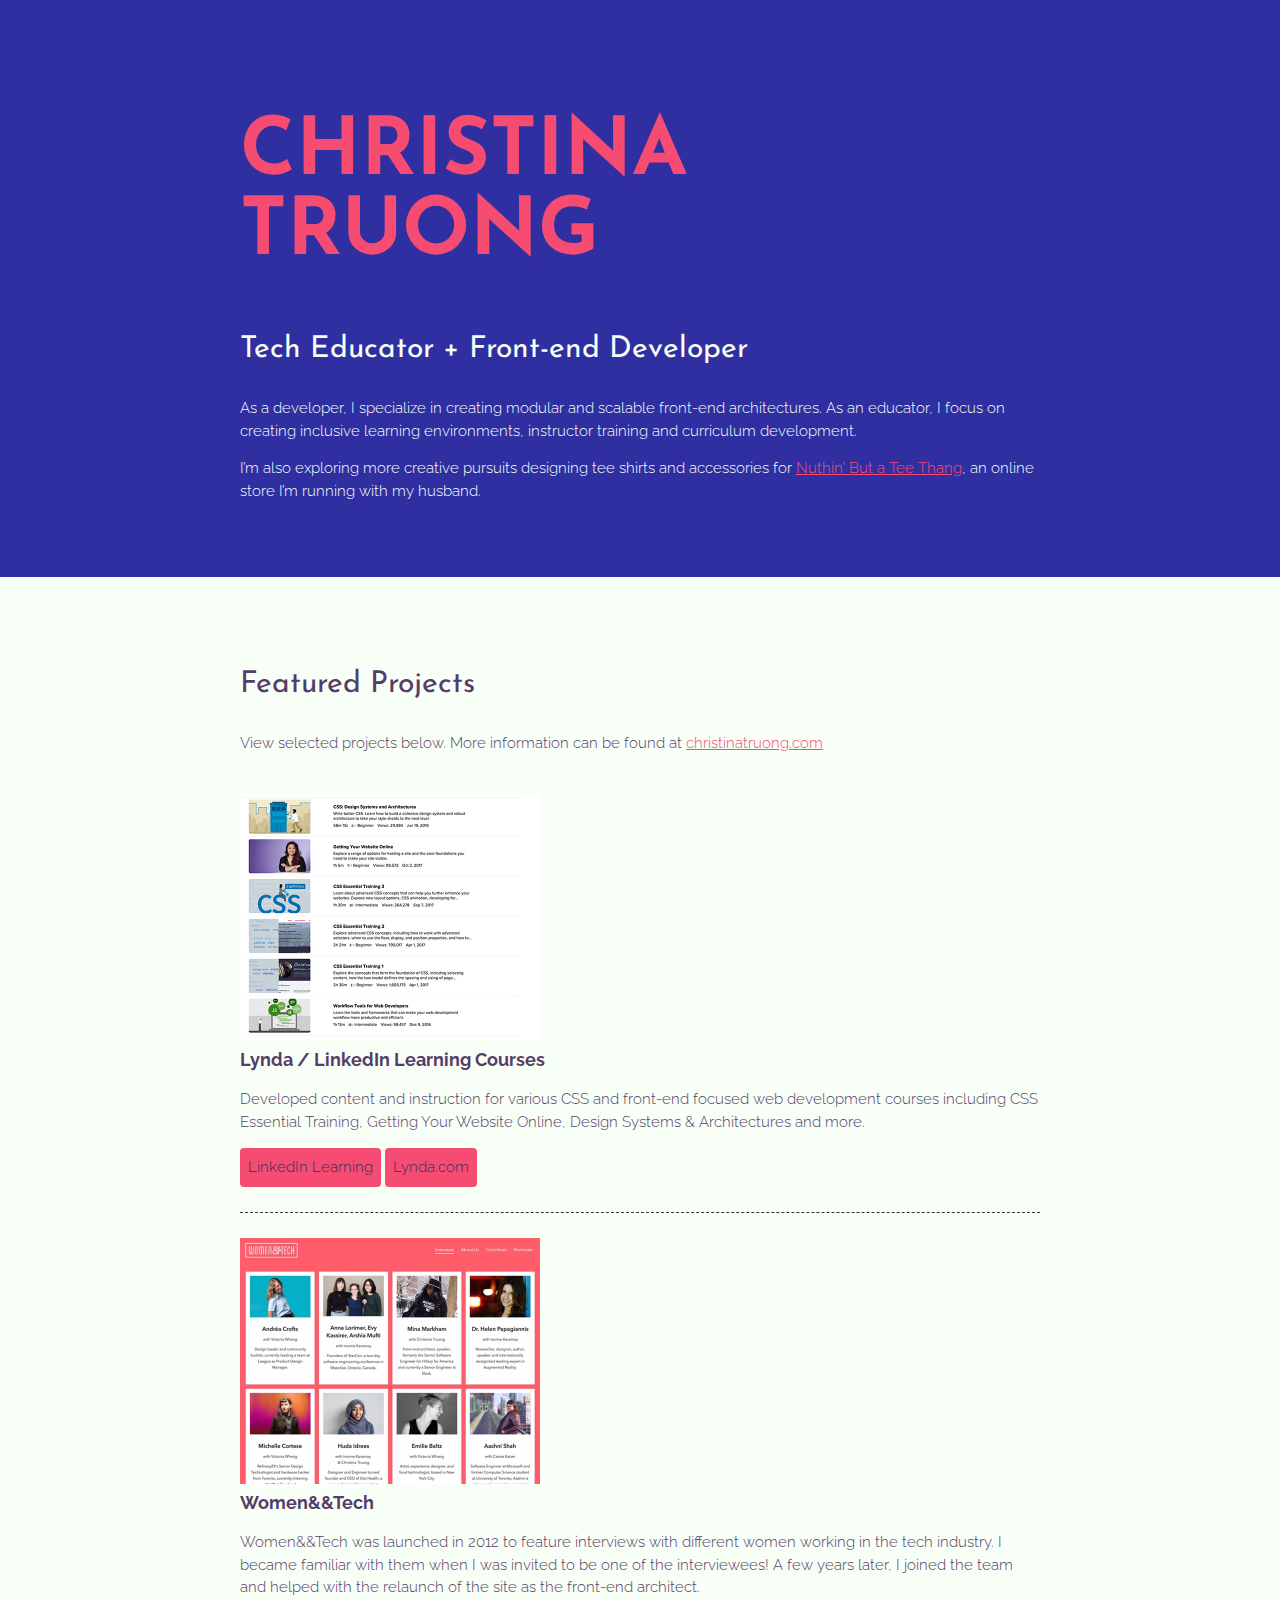
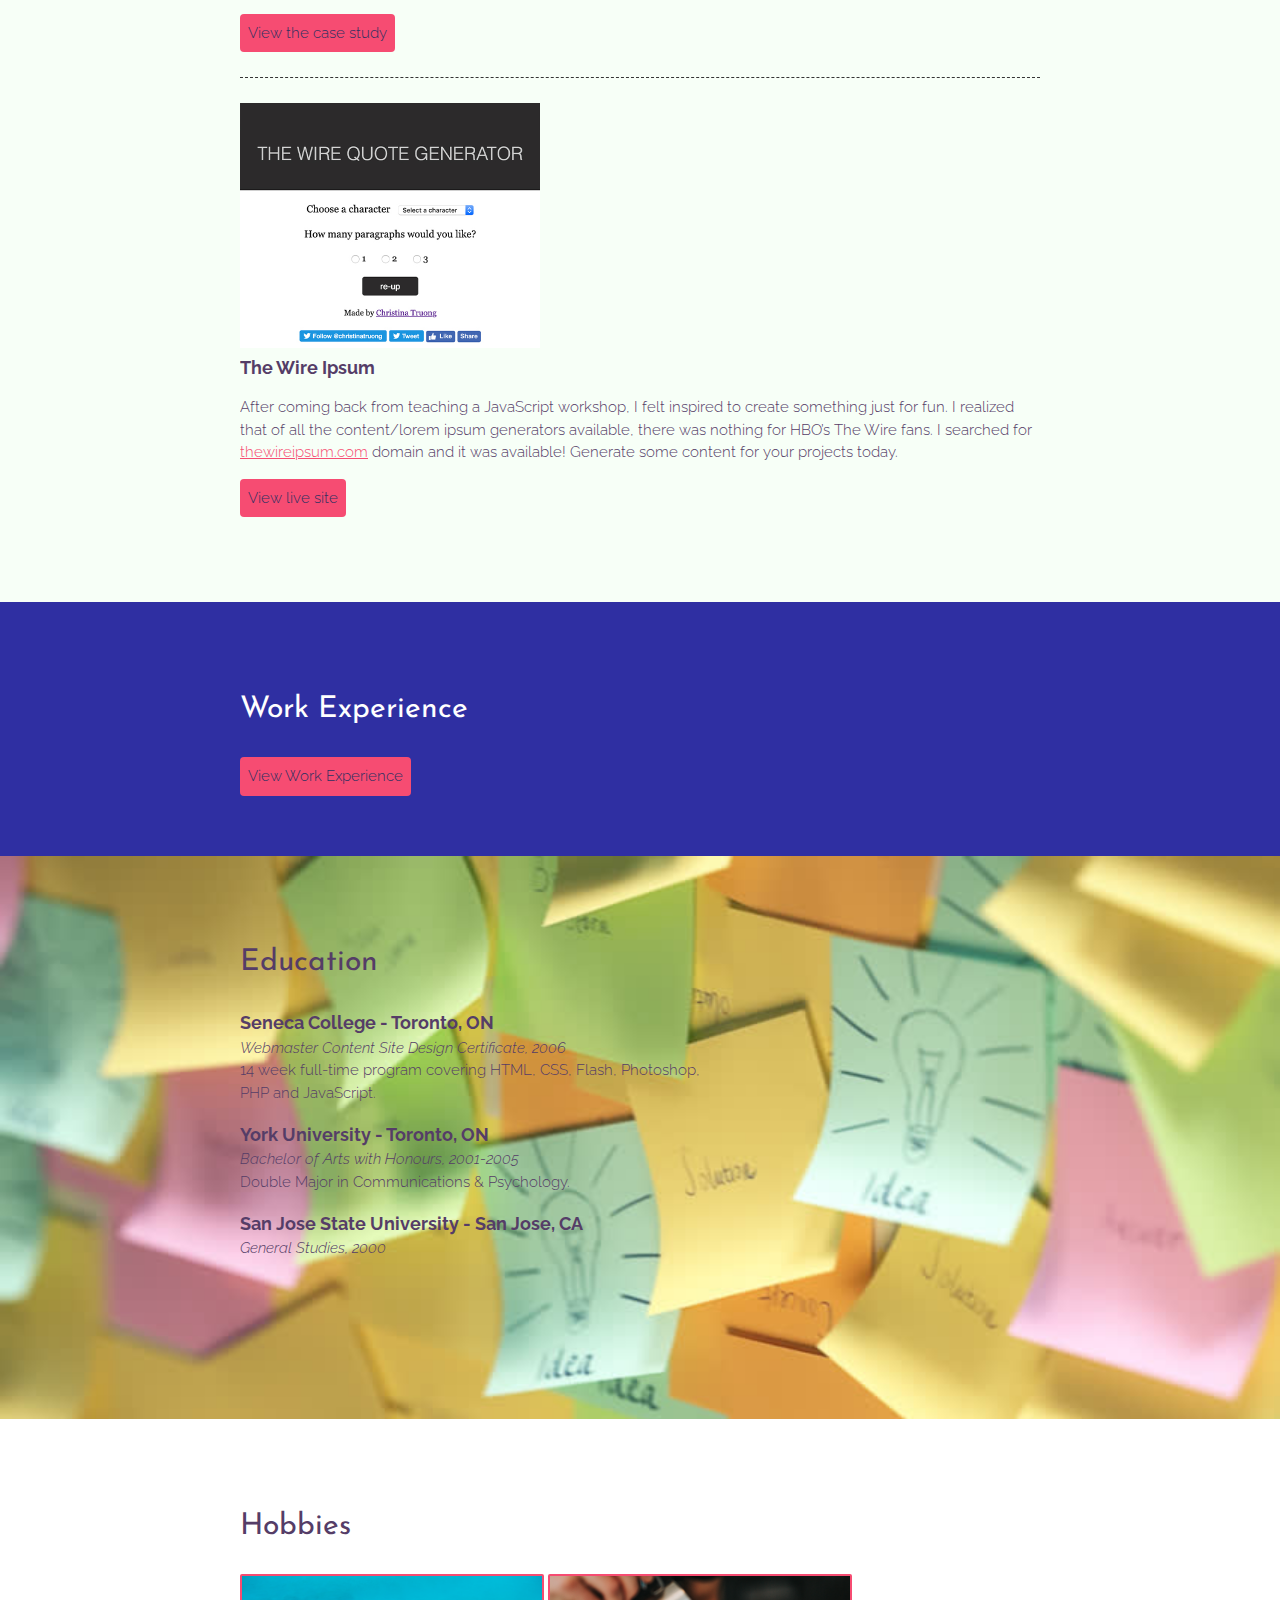
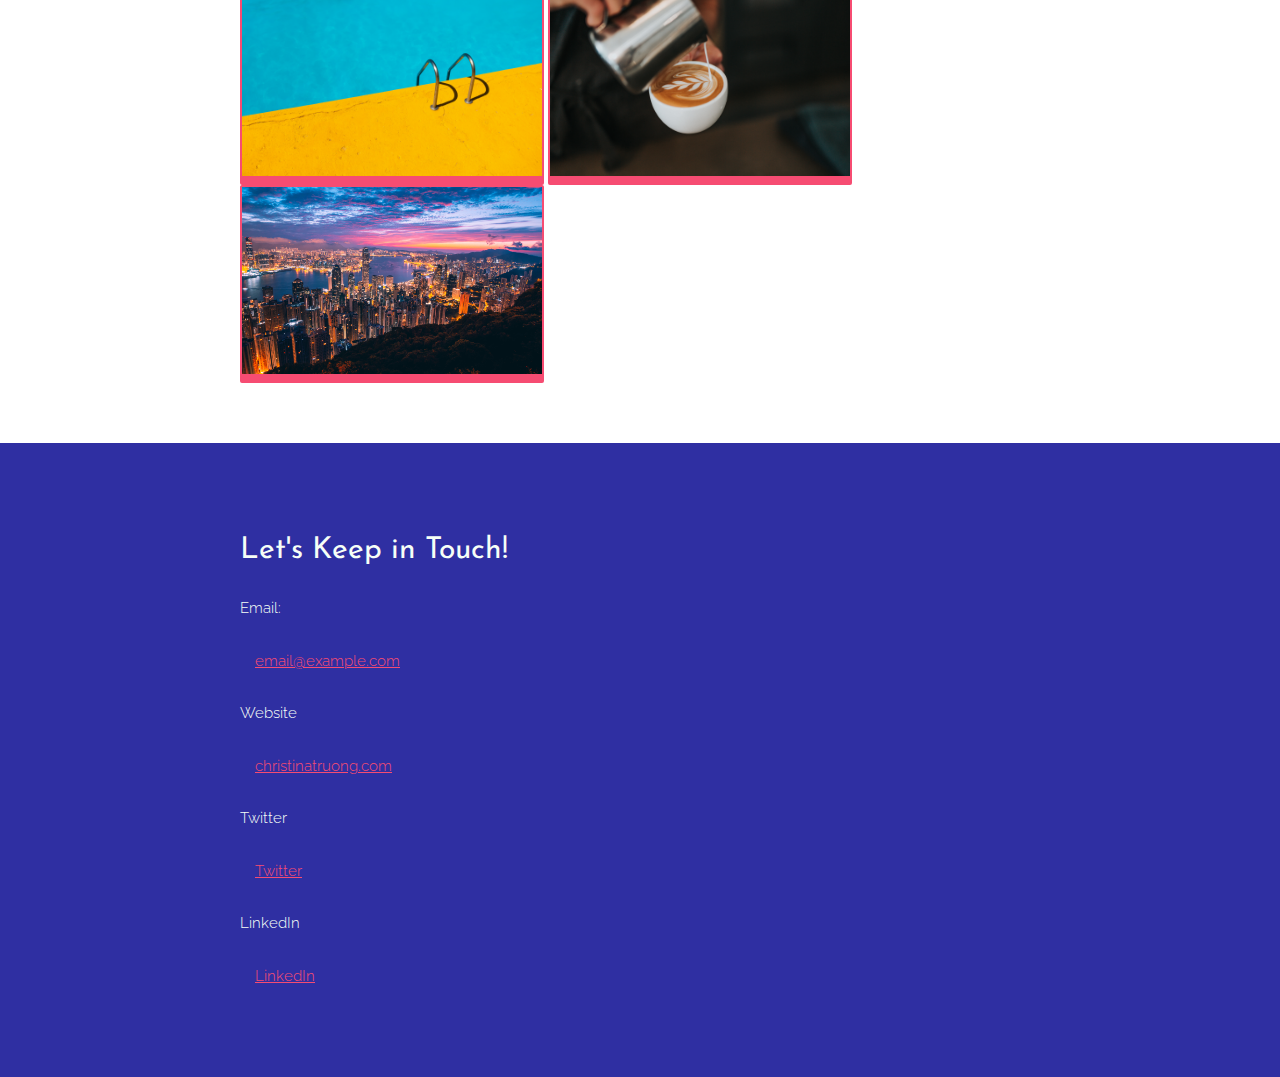
<file: index.html>
<!DOCTYPE html>
<html lang="en">
  <head>
    <meta charset="UTF-8">
    <meta name="viewport" content="width=device-width, initial-scale=1.0">
    <title>Christina Truong, Tech Educator + Front-end Developer</title>
    <link href="https://fonts.googleapis.com/css?family=Josefin+Sans:400,700&display=swap" rel="stylesheet">
    <link href="https://fonts.googleapis.com/css?family=Raleway:300,400,600&display=swap" rel="stylesheet">
    <link rel="stylesheet" href="css/styles.css">
  </head>
  <body>
    <main>
      <!-- ***************  ABOUT / PROFILE  **************** -->
      <header>
        <div class="content-wrap">
          <h1>CHRISTINA TRUONG</h1>
          <h2>Tech Educator + Front-end Developer</h2>

          <p>As a developer, I specialize in creating modular and scalable front-end architectures. As an educator, I focus on creating inclusive learning environments, instructor training and curriculum development.</p>
          <p>I’m also exploring more creative pursuits designing tee shirts and accessories for <a href="http://teethang.com" target="_blank">Nuthin’ But a Tee Thang</a>, an online store I’m running with my husband.</p>
        </div>
      </header>

      <!-- ************ PROJECTS / PORTFOLIO  ************** -->
      <section class="projects">
        <div class="content-wrap divider">
          <h2>Featured Projects</h2>
          <p>View selected projects below. More information can be found at <a href="http://christinatruong.com">christinatruong.com</a></p>

          <!-- Project 1 -->
          <section class="project-item">
            <img src="images/project-courses.jpg" alt="Lynda & LinkedIn Learning course list">
            <h3>Lynda / LinkedIn Learning Courses</h3>
            <p>Developed content and instruction for various CSS and front-end focused web development courses including CSS Essential Training, Getting Your Website Online, Design Systems & Architectures and more.</p>
            <a class="btn" href="https://www.linkedin.com/learning/instructors/christina-truong?u=2125562" target="_blank">LinkedIn Learning</a>
            <a class="btn" href="https://www.lynda.com/Christina-Truong/7842227-1.html">Lynda.com</a>
          </section>

          <!-- Project 2 -->
          <section class="project-item">
            <img src="images/project-women-tech.jpg" alt="Women and Tech website">
            <h3>Women&&Tech</h3>
            <p>Women&&Tech was launched in 2012 to feature interviews with different women working in the tech industry. I became familiar with them when I was invited to be one of the interviewees! A few years later, I joined the team and helped with the relaunch of the site as the front-end architect.</p>
            <a class="btn" href="http://christinatruong.com/projects/women-and-tech-redesign.html" target="_blank">View the case study</a>
          </section>

          <!-- Project 3 -->
          <section class="project-item">
            <img src="images/project-wire-ipsum.jpg" alt="The Wire Ipsum website">
            <h3>The Wire Ipsum</h3>
            <p>After coming back from teaching a JavaScript workshop, I felt inspired to create something just for fun. I realized that of all the content/lorem ipsum generators available, there was nothing for HBO’s The Wire fans. I searched for <a href="http://thewireipsum.com" target="_blank">thewireipsum.com</a> domain and it was available! Generate some content for your projects today.</p>
            <a class="btn" href="http://thewireipsum.com" target="_blank">View live site</a>
          </section>
        </div>
      </section>

      <!-- ****************  WORK EXPERIENCE  ******************** -->
      <section class="work-experience">
        <div class="content-wrap item-details divider">
          <h2>Work Experience</h2>
           <a class="btn" href="workexperience.html" target="_blank">View Work Experience</a>
        </div>
      </section>

      <!-- *************  EDUCATION & CERTIFICATIONS *********** -->
      <section class="education">
        <div class="content-wrap item-details">
          <h2>Education</h2>

          <section>
            <h3>Seneca College - Toronto, ON</h3>
            <p>Webmaster Content Site Design Certificate, 2006</p>
            <p>14 week full-time program covering HTML, CSS, Flash, Photoshop, PHP and JavaScript.</p>
          </section>

          <section>
            <h3>York University - Toronto, ON</h3>
            <p>Bachelor of Arts with Honours, 2001-2005</p>
            <p>Double Major in Communications & Psychology.</p>
          </section>

          <section>
            <h3>San Jose State University - San Jose, CA</h3>
            <p>General Studies, 2000</p>
          </section>
        </div>
      </section>

      <!-- *************  HOBBIES *********** -->
      <section class ="hobbies">
          <div class ="content-wrap item-details">
            <h2>Hobbies</h2>

            <section class = "hobby-item">
              <a href = "images/etienne-girardet-Xh6BpT-1tXo-unsplash.jpg">
              <img src ="images/etienne-girardet-Xh6BpT-1tXo-unsplash.jpg" alt="Swimming">
            </a>
            </section>

            <section class = "hobby-item">
              <a href="images/tyler-nix-KgziKKUyJVA-unsplash.jpg">
              <img src ="images/tyler-nix-KgziKKUyJVA-unsplash.jpg" alt="Coffee">
              </a>
            </section>

            <section class = "hobby-item">
              <a href="images/simon-zhu-4hluhoRJokI-unsplash.jpg">
              <img src ="images/simon-zhu-4hluhoRJokI-unsplash.jpg"alt="Travelling">
              </a>
            </section>
      </div>
    </section>



      <!-- ************  CONTACT INFO / SOCIAL MEDIA  ************ -->
      <footer>
        <div class="content-wrap">
          <h2>Let's Keep in Touch!</h2>

          <!-- Social media and contact links. Add or remove any networks. -->
          <ul class="contact-list">
            <p>Email:</p>
            <li><a href="mailto:email@example.com">email@example.com</a></li>
            <p>Website</p>
            <li><a href="http://christinatruong.com" target="_blank">christinatruong.com</a></li>
            <p>Twitter</p>
            <li><a href="http://twitter.com/christinatruong" target="_blank">Twitter</a></li>
            <p>LinkedIn</p>
            <li><a href="#" target="_blank">LinkedIn</a></li>
          </ul>
        </div>
      </footer>
    </main>
  </body>
</html>
</file>
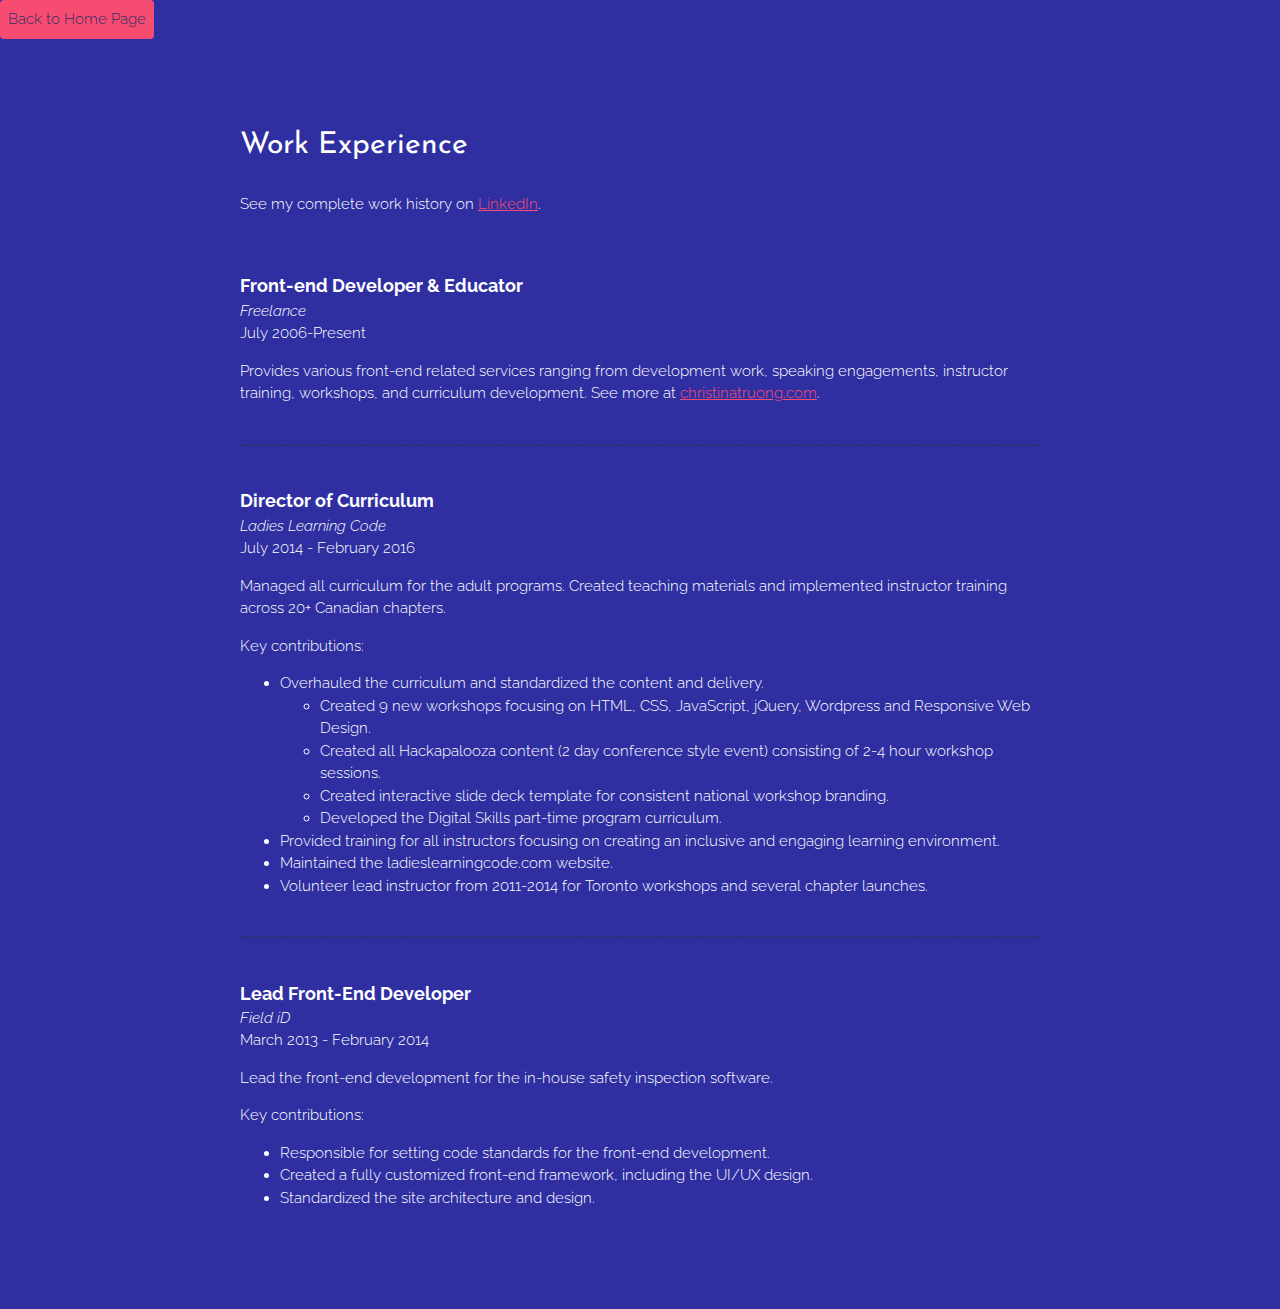
<file: workexperience.html>
<!DOCTYPE html>
<html lang="en">
  <head>
    <meta charset="UTF-8">
    <meta name="viewport" content="width=device-width, initial-scale=1.0">
    <title>Christina Truong, Tech Educator + Front-end Developer</title>
    <link href="https://fonts.googleapis.com/css?family=Josefin+Sans:400,700&display=swap" rel="stylesheet">
    <link href="https://fonts.googleapis.com/css?family=Raleway:300,400,600&display=swap" rel="stylesheet">
    <link rel="stylesheet" href="css/styles.css">
  </head>
  <body>
    <main>
      <!-- ****************  WORK EXPERIENCE  ******************** -->
      <section class="work-experience">
        <a class="btn" href="index.html">Back to Home Page</a> 
        <div class="content-wrap item-details divider">
          <h2>Work Experience</h2>
          <p>See my complete work history on <a href="https://www.linkedin.com/in/christinatruong/">LinkedIn</a>.</p>

          <!-- Job 1 -->
          <section class="job-item">
            <div class="job-details">
              <h3>Front-end Developer & Educator</h3>
              <p>Freelance</p>
              <p>July 2006-Present</p>
            </div>
            <div class="job-summary">
              <p>Provides various front-end related services ranging from development work, speaking engagements, instructor training, workshops, and curriculum development. See more at  <a href="http://christinatruong.com">christinatruong.com</a>.</p>
            </div>
          </section>

          <!-- Job 2 -->
          <section class="job-item">
            <div class="job-details">
              <h3>Director of Curriculum</h3>
              <p>Ladies Learning Code</p>
              <p>July 2014 - February 2016</p>
            </div>
            <div class="job-summary">
              <p>Managed all curriculum for the adult programs. Created teaching materials and implemented instructor training across 20+ Canadian chapters.</p>
              <p>Key contributions:</p>
              <ul>
                <li>Overhauled the curriculum and standardized the content and delivery.
                  <ul>
                    <li>Created 9 new workshops focusing on HTML, CSS, JavaScript, jQuery, Wordpress and Responsive Web Design.</li>
                    <li>Created all Hackapalooza content (2 day conference style event) consisting of 2-4 hour workshop sessions.</li>
                    <li>Created interactive slide deck template for consistent national workshop branding.</li>
                    <li>Developed the Digital Skills part-time program curriculum.</li>
                  </ul>
                </li>
                <li>Provided training for all instructors focusing on creating an inclusive and engaging learning environment.</li>
                <li>Maintained the ladieslearningcode.com website.</li>
                <li>Volunteer lead instructor from 2011-2014 for Toronto workshops and several chapter launches.</li>
              </ul>
            </div>
          </section>

          <!-- Job 3 -->
          <section class="job-item">
            <div class="job-details">
              <h3>Lead Front-End Developer</h3>
              <p>Field iD</p>
              <p>March 2013 - February 2014</p>
            </div>
            <div class="job-summary">
              <p>Lead the front-end development for the in-house safety inspection software.</p>
              <p>Key contributions:</p>
              <ul>
                <li>Responsible for setting code standards for the front-end development.</li>
                <li>Created a fully customized front-end framework, including the UI/UX design.</li>
                <li>Standardized the site architecture and design.</li>
              </ul>
            </div>
          </section>
        </div>
      </section>
        </div>
      </footer>
    </main>
  </body>
</html>
</file>
<file: css/styles.css>
/*
COLOR PALETTE
https://coolors.co/f7fff7-343434-2f3061-ffe66d-a1c6d7
#242582 - dark purple blue 
#553D67 - maroon purple
#F64C72 - hot pink
#99738E - light brown purple
#2F2FA2 - lighter to first purple blue
*/


/* Global styles
------------------------------------*/
html {
  box-sizing: border-box;
}
*, *:before, *:after {
  box-sizing: inherit;
}

body {
  color: #553D67;
  margin: 0;
  padding: 0;
  font-family: 'Raleway', sans-serif;
  font-weight: 300;
  font-size: 15px;
  line-height: 1.5;
}
img {
  width: 300px;
}
a {
  color: #F64C72;
}
a:hover {
  text-decoration:none;
}
h1 {
  font-size: 80px;
  line-height: 1;
  font-family: 'Josefin Sans', sans-serif;
  font-weight: 700;
  color: #F64C72;
}
h2 {
  font-size: 30px;
  font-family: 'Josefin Sans', sans-serif;
  font-weight: 400;
}

.content-wrap {
  max-width: 800px;
  width: 85%;
  margin: 0 auto;
  padding: 60px 0;
}
h3 {
  margin-bottom: 0;
  colo#553D67
}
.item-details h3 + p {
  font-style: italic;
}
.item-details h3 ~ p {
  margin: 0;
}
.divider > section {
  border-bottom: 1px dashed #343434;
  padding: 25px 0;
}
.divider > section:last-of-type {
  border-bottom: none;
}


/* Profile
------------------------------------*/
header {
  background: #2F2FA2;
  color: #F7FFF7;
}


/* Projects
------------------------------------*/
.projects {
  background: #F7FFF7;
}
.projects a {
  color: #F64C72;
}
.projects .btn {
  color: #2F3061;
  background: #F64C72;
  text-decoration: none;
  padding: 8px;
  border-radius: 4px;
  display: inline-block;
}
.projects .btn:hover {
  background: rgba(255, 255, 255, 80%);
}
.project-item {
  overflow: hidden;
}
.project-item h3 {
  margin-top: 0;
}


/* Work Experience
------------------------------------*/
.work-experience {
  background: #2F2FA2;
  color:#ffffff;
}
.work-experience .btn {
  color: #2F3061;
  background: #F64C72;
  text-decoration: none;
  padding: 8px;
  border-radius: 4px;
  display: inline-block;
}



/* Education
------------------------------------*/
.education {
  background-image: url(../images/1.jpg);
  background-size: cover;
  background-position: top right;
  padding-bottom: 100px;
}
.education p {
  width: 60%;
}

/* Hobby
------------------------------------*/
.hobbies{
  background:#ffffff;
}
.hobby-item{
  background: #F64C72;
  text-decoration: none;
  padding: 2px;
  border-radius: 2px;
  display: inline-block;
}
.hobby-item:hover{
  background: rgba(255, 255, 255);
}

/* Contact Info
------------------------------------*/
footer {
  background: #2F2FA2;
  color: #F7FFF7;
}
.contact-list {
  list-style-type: none;
  padding: 0;
}
.contact-list a {
  padding: 15px;
  display: inline-block;
}
</file>
